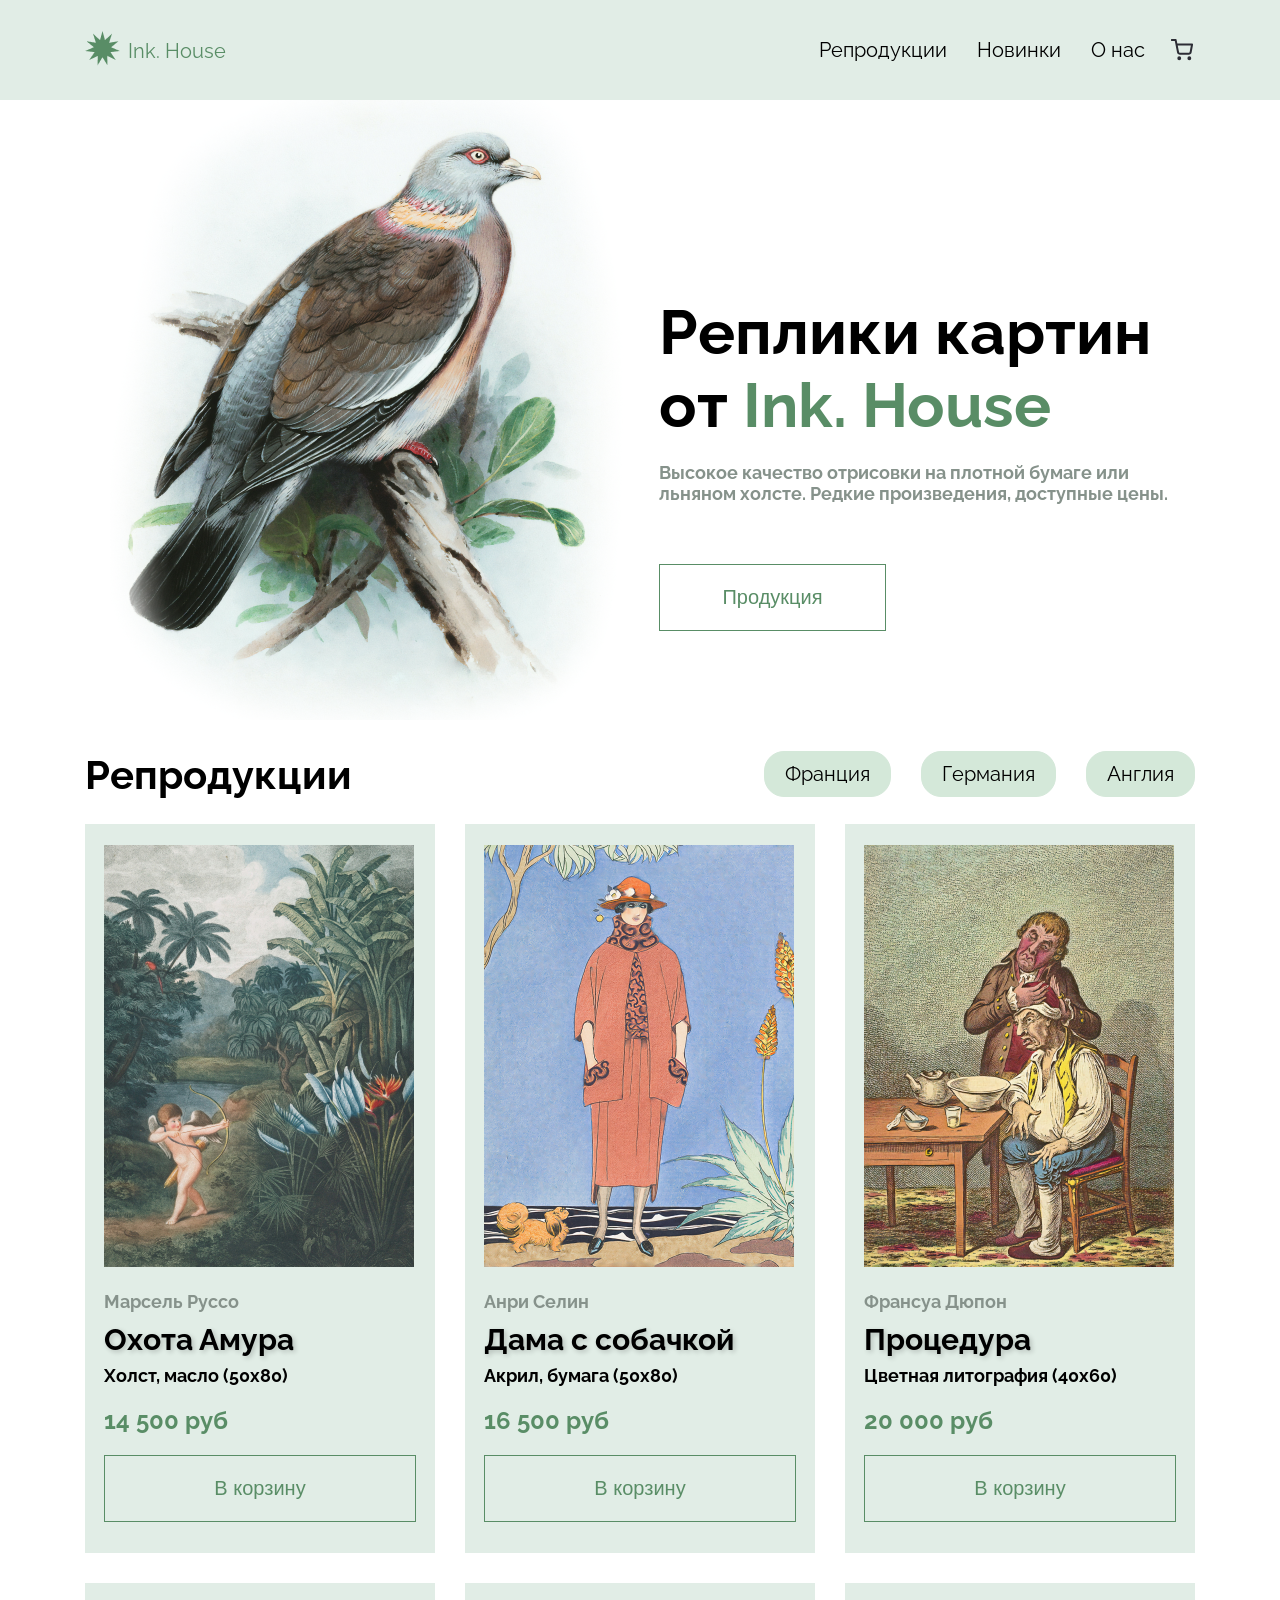
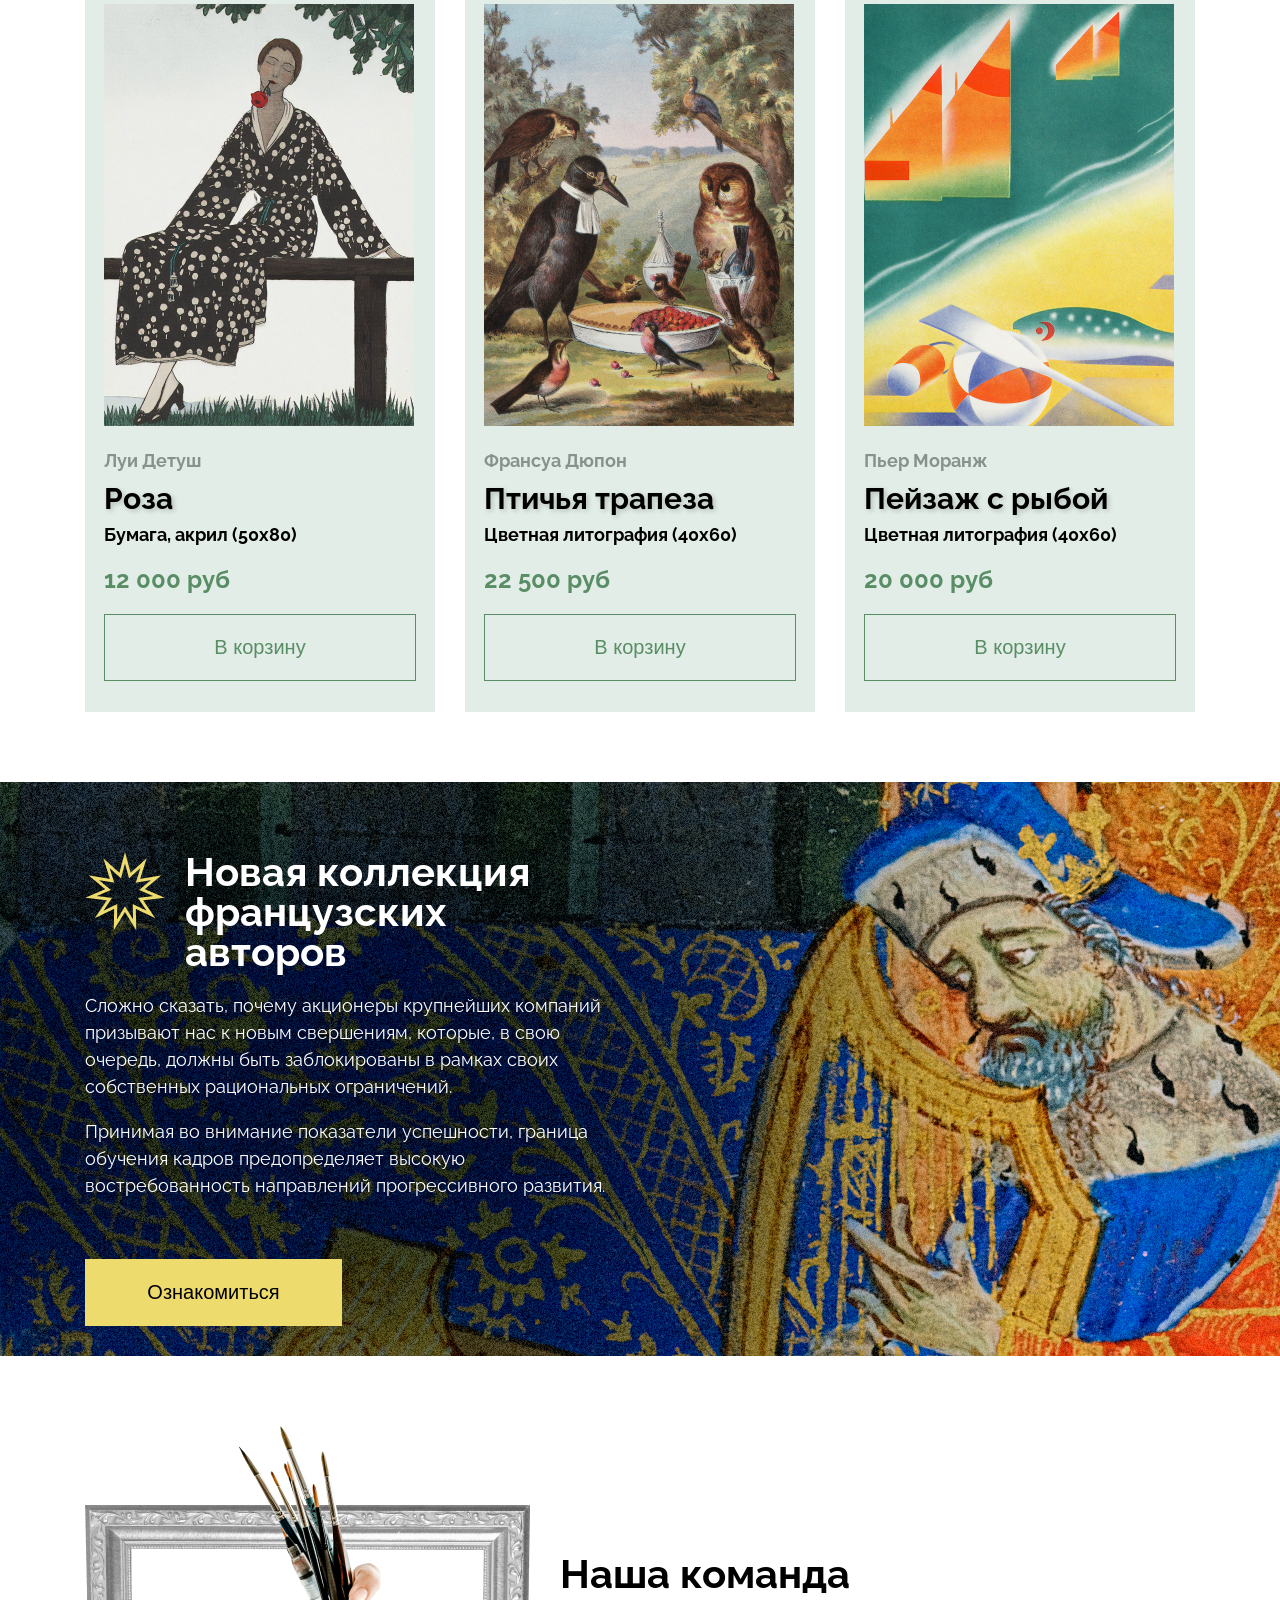
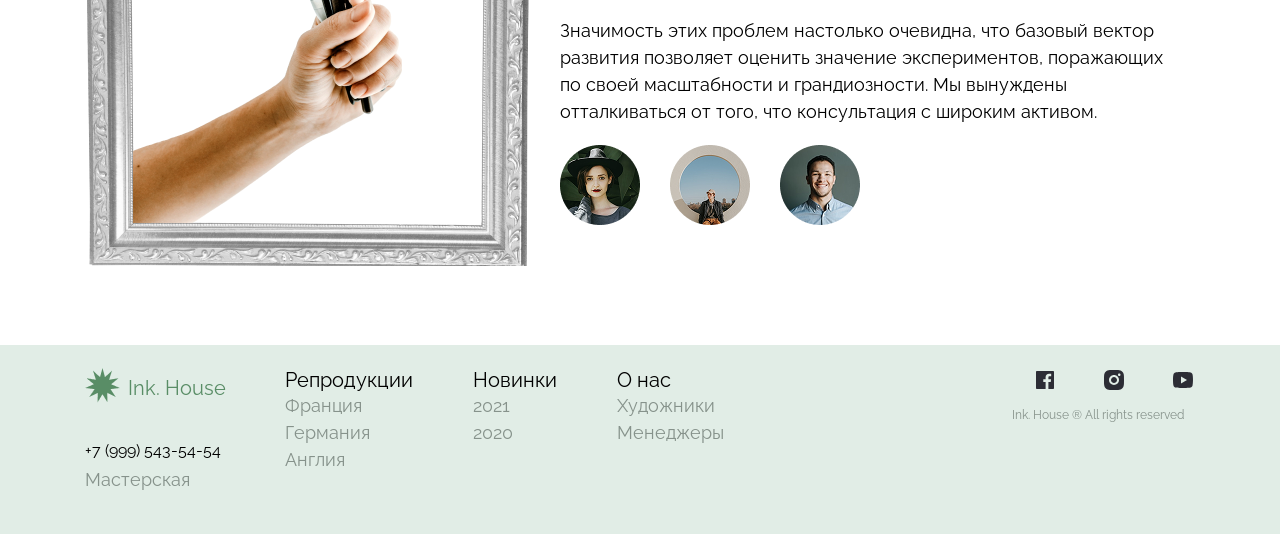
<file: index.html>
<!DOCTYPE html>
<html lang="ru">

<head>
    <meta charset="UTF-8">
    <meta name="viewport" content="width=device-width, initial-scale=1.0">
    <title>Kartiny</title>
    <link href="https://fonts.googleapis.com/css2?family=Raleway:wght@400&display=swap" rel="stylesheet">
    <link rel="stylesheet" href="css/styles.css">
    <link rel="icon" href="data:,">
</head>

<body>
    <header class="header">
        <div class="header__top">
            <div class="logo">
                <button class="star">
                    <div class="star-img"><img src="images/Star 1.png" alt="" class=""></div>
                </button>
                <a href="#" class="logo-text">Ink. House</a>
                </div>
            <div class="line top"></div>
            <div class="menu-list">
                <nav class="menu">
                    <button class="menu__btn">
                    <span></span>
                    </button>
                    <ul class="list">
                        <li class="list__item">
                            <a href="#" class="list__link">Репродукции</a>
                        </li>
                        <li class="list__item">
                            <a href="#" class="list__link">Новинки</a>
                        </li>
                        <li class="list__item">
                            <a href="#" class="list__link">О нас</a>
                        </li>
                    </ul>
                </nav>
                <div class="list-item">
                    <a href="#" class="list__link">
                        <div class="image-container">
                            <div class="defol__img"><img src="images/cart.svg" alt="" class=""></div>
                            <div class="hover__img"><img src="images/status=hover.png" alt="" class=""></div>
                            <div class="active__img"><img src="images/status=active.png" alt="" class=""></div>
                        </div>
                    </a>
                </div>
            </div>
        </div>
    </header>
    <section class="hero">
        <div class="container">
            <div class="hero__content">
                <div class="hero__content-img">
                    <img src="images/image.png" alt="" class="">
                </div>
                <div class="hero__content-text">
                    <h1 class="title">
                        Реплики картин от <span>Ink. House</span></h1>
                    <h2 class="title__content">
                        Высокое качество отрисовки на плотной бумаге или льняном холсте. Редкие произведения, доступные
                        цены.</h2>
                    <button class="button header__products">Продукция</button>
                </div>
            </div>
        </div>
    </section>
    <div class="wrapper">
        <div class="container">
            <div class="reproduction">
                <div class="reproduction__title">
                    <h1 class="reproduction__title-text">Репродукции</h1>
                </div>
                <div class="reproduction__list">
                    <a href="#" class="button reproduction__link">Франция</a>
                    <a href="#" class="button reproduction__link">Германия</a>
                    <a href="#" class="button reproduction__link">Англия</a>
                </div>
            </div>
            <div class="france">
                <div class="hunting">
                    <div class="france__content">
                        <div class="france__card-img">
                            <img src="images/hunting.jpg" alt="" class="">
                        </div>
                        <div class="france__card-description">
                            <h2 class="author">Марсель Руссо</h2>
                            <h1 class="name">Охота Амура</h1>
                            <h2 class="compound">Холст, масло (50х80)</h2>
                            <h2 class="price">14 500 руб</h2>
                            <button class="button france__cart">В корзину</button>
                        </div> 
                    </div> 
                </div>
                <div class="dog">
                    <div class="france__content">
                        <div class="france__card-img">
                            <img src="images/dog.jpg" alt="" class="">
                        </div>
                        <div class="france__card-description">
                            <h2 class="author">Анри Селин</h2>
                            <h1 class="name">Дама с собачкой</h1>
                            <h2 class="compound">Акрил, бумага (50х80)</h2>
                            <h2 class="price">16 500 руб</h2>
                            <button class="button france__cart">В корзину</button>
                        </div>
                    </div> 
                </div>
                <div class="procedure">
                    <div class="france__content">
                        <div class="france__card-img">
                            <img src="images/procedure.jpg" alt="" class="">
                        </div>
                        <div class="france__card-description">
                            <h2 class="author">Франсуа Дюпон</h2>
                            <h1 class="name">Процедура</h1>
                            <h2 class="compound">Цветная литография (40х60)</h2>
                            <h2 class="price">20 000 руб</h2>
                            <button class="button france__cart">В корзину</button>
                        </div>
                    </div> 
                </div>
                <div class="rose">
                    <div class="france__content">
                        <div class="france__card-img">
                            <img src="images/rose.jpg" alt="" class="">
                        </div>
                        <div class="france__card-description">
                            <h2 class="author">Луи Детуш</h2>
                            <h1 class="name">Роза</h1>
                            <h2 class="compound">Бумага, акрил (50х80)</h2>
                            <h2 class="price">12 000 руб</h2>
                            <button class="button france__cart">В корзину</button>
                        </div>
                    </div> 
                </div>
                <div class="bird">
                    <div class="france__content">
                        <div class="france__card-img">
                            <img src="images/bird.jpg" alt="" class="">
                        </div>
                        <div class="france__card-description">
                            <h2 class="author">Франсуа Дюпон</h2>
                            <h1 class="name">Птичья трапеза</h1>
                            <h2 class="compound">Цветная литография (40х60)</h2>
                            <h2 class="price">22 500 руб</h2>
                            <button class="button france__cart">В корзину</button>
                        </div>
                    </div> 
                </div>
                <div class="fish">
                    <div class="france__content">
                        <div class="france__card-img">
                            <img src="images/fish.jpg" alt="" class="">
                        </div>
                        <div class="france__card-description">
                            <h2 class="author">Пьер Моранж</h2>
                            <h1 class="name">Пейзаж с рыбой</h1>
                            <h2 class="compound">Цветная литография (40х60)</h2>
                            <h2 class="price">20 000 руб</h2>
                            <button class="button france__cart">В корзину</button>
                        </div>
                    </div> 
                </div>
            </div>
        </div>
        <div class="promo">
            <div class="container">
                <div class="promo__title">
                    <div class="promo__star"><img src="images/Star 2.png" alt="" class=""></div>
                    <h1 class="promo__collection">Новая коллекция французских авторов</h1>   
                </div>  
                <div class="promo__text">
                    <p class="promo__collection-text">Сложно сказать, почему акционеры крупнейших компаний призывают нас к новым свершениям, которые, в свою очередь, должны быть заблокированы в рамках своих собственных рациональных ограничений.</p>
                    <p class="promo__collection-text">Принимая во внимание показатели успешности, граница обучения кадров предопределяет высокую востребованность направлений прогрессивного развития.</p>
                </div>
                <button class="button promo__button">Ознакомиться</button>
            </div>
        </div>
        <div class="team">
            <div class="container">
                <div class="frame">
                    <div class="frame__img">
                        <img src="images/frame.png" alt="" class="">
                    </div>
                    <div class="team__text">
                        <h1 class="team__title">Наша команда</h1>
                        <p class="team__title-text">Значимость этих проблем настолько очевидна, что базовый вектор развития позволяет оценить значение экспериментов, поражающих по своей масштабности и грандиозности. Мы вынуждены отталкиваться от того, что консультация с широким активом.</p>
                        <div class="team__photo">
                            <div class="team__photo-img"><img src="images/photo1.png" alt="" class=""></div>
                            <div class="team__photo-img"><img src="images/photo2.png" alt="" class=""></div>
                            <div class="team__photo-img"><img src="images/photo3.png" alt="" class=""></div> 
                        </div>
                    </div>
                </div>
            </div>
        </div>
    </div>
   <div class="footer">
    <div class="container">
        <div class="footer__content">
            <div class="footer__logo">
                <div class="logo">
                    <button class="star">
                        <div class="star-img"><img src="images/Star 1.png" alt="" class=""></div>
                    </button>
                    <a href="#" class="logo-text">Ink. House</a>
                </div>
                <div class="footer__phone">
                    +7 (999) 543-54-54
                    <p class="menu__entry-text">Мастерская</p>
                </div>
            </div>
            <div class="footer__menu">
                <div class="footer__menu-list">
                    <div class="menu__list">
                        <ul class="menu__list-entry">
                            <li class="menu__title">Репродукции</li>
                            <li class="menu__entry">
                                <a href="" class="menu__entry-text">Франция</a> 
                            </li>
                            <li class="menu__entry">
                                <a href="" class="menu__entry-text">Германия</a>
                            </li>
                            <li class="menu__entry">
                                <a href="" class="menu__entry-text">Англия</a> 
                            </li>
                        </ul>
                    </div>
                    <div class="menu__list">
                        <ul class="menu__list-entry">
                            <li class="menu__title">Новинки</li>
                            <li class="menu__entry">
                                <a href="" class="menu__entry-text">2021</a> 
                            </li>
                            <li class="menu__entry">
                                <a href="" class="menu__entry-text">2020</a> 
                            </li>
                        </ul>
                    </div>
                    <div class="menu__list">
                        <ul class="menu__list-entry">
                            <li class="menu__title">О нас</li>
                            <li class="menu__entry">
                                <a href="" class="menu__entry-text">Художники</a> 
                            </li>
                            <li class="menu__entry">
                                <a href="" class="menu__entry-text">Менеджеры</a> 
                            </li>
                        </ul>
                    </div>
                </div>
                <div class="line"></div>
                <div class="footer__social">
                    <ul class="social__list">
                        <li class="social__flist-text">
                            <a href="" class="facebook">
                                <div class="facebook__img"><img src="images/f.svg" alt="" class=""></div> 
                            </a>
                        </li>
                        <li class="social__flist-text">
                            <a href="" class="instagram">
                                <div class="instagram__img"><img src="images/insta.svg" alt="" class=""></div>  
                            </a>
                        </li>
                        <li class="social__flist-text">
                            <a href="" class="youtube">
                                <div class="youtube__img"><img src="images/youtube.svg" alt="" class=""></div>
                            </a>
                        </li>
                    </ul>
                    <div class="footer__social-text">
                        <p class="social-text">Ink. House ® All rights reserved</p>
                    </div>
                </div>
            </div>
        </div>
    </div>

    <script src="js/main.js"></script>
</body>
</html>
</file>
<file: css/styles.css>
html {
  box-sizing: border-box;
}
*
*::after,
*::before {
  box-sizing: inherit;
}
body {
  font-family: "Raleway", sans-serif;
  font-weight: 400;
  margin: 0;
  padding: 0;
}
.header {
  background-color: #E1EDE6;
}
.header__top {
  display: flex;
  justify-content: space-between;
  align-items: center;
  height: 100px;
  max-width: 1110px;
  margin: 0 auto;
}
.star {
  background-color: transparent;
  border: none;
  padding: 0px;
  cursor: pointer;
  width: 35px;
}
.button {
  width: 100%;
  background-color: transparent;
  display: block;
  max-width: 227px;
  font-size: 20px;
  color: #598D66;
  text-align: center;
  padding: 21px;
  border: 1px solid #598D66;
  transition: all .3s;
}
.button:hover {
  background-color: #598D66;
  color: #F4F6F5;
}
.button:active {
  background-color: #376B44;
  color: #FFFFFF;
}
ul {
  list-style: none; 
  padding: 0;
  margin: 0;
}
a {
  text-decoration: none;
  color: inherit;
}
.container {
  width: 100%;
  max-width: 1110px;
  padding: 0 15px;
  margin: 0px auto;
}
.line {
  display: none;
}
.list {
  display: flex;
  margin-right: 25px;
}
.list-item {
  margin-right: 25px;
  padding-bottom: 20px;
}
.menu-list {
  display: flex;
}
.menu__btn {
  display: none;
  width: 25px;
  height: 20px;
  background-color: transparent;
  padding: 0;
  border: none;
  justify-content: center;
  align-items: center;
  position: relative;
}
.menu__btn::after, .menu__btn::before {
  position: absolute;
  width: 100%;
  height: 2px;
  background-color: #4C5866;
  left: 0;
  right: 0;
  content: '';
}
.menu__btn::after {
  bottom: 0; 
}
.menu__btn::before {
  top: 0;
}
.menu__btn span {
  height: 2px;
  background-color: #4C5866;
  width: 100%;
}
.list__link {
  font-size: 20px;
  transition: color .3s
}
.list__link:hover {
  color: #598D66;
}
.list__link:active {
  color: #376B44;
}
.list__item + .list__item {
  margin-left: 30px;
}
.defol__img {
  position: absolute;
  opacity: 1;
  transition: opacity .3s;
}
.hover__img, .active__img {
  position: absolute;
  opacity: 0;
  transition: opacity .3s;
}
.image-container:hover .hover__img {
  opacity: 1;
}
.image-container:active .active__img {
  opacity: 1;
}
.image-container:hover :active .defol__img {
  opacity: 0;
}
.logo {
  display: flex;
}
.logo-text {
  font-size: 20px;
  height: 25px;
  margin-top: 8px;
  margin-left: 8px;
  color: #598D66;
}
.hero__content {
  display: flex;
}
.hero__content-text {
  margin-top: 145px;
  margin-left: 34px;
  max-width: 540px;
}
.title {
  font-size: 62px;
  margin-bottom: 20px;
}
span {
  color: #598D66;
}
.title__content {
  font-size: 18px;
  color: #86928B;
  margin-top: 0;
  margin-bottom: 60px;
}
.reproduction {
  display: flex;
  justify-content: space-between;
  align-items: center;
  height: 100px;
  max-width: 1110px;
}
.reproduction__title-text {
  font-size: 40px;
}
.reproduction__list {
  display: flex;
  max-width: 433px;
}
.reproduction__list .button {
  max-width: 135px;
  width: 100%;
}
.reproduction__link {
  border: 1px solid #D4E8D9;
  background-color: #D4E8D9;
  padding: 10px 20px 10px;
  border-radius: 20px; 
  font-size: 20px;
  color: black;
}
.reproduction__link + .reproduction__link {
  margin-left: 30px;
}
.france {
  display: grid;
  grid-template-columns: repeat(3, 1fr);
  grid-template-rows: repeat(2, 1fr);
  gap: 30px;
  object-fit: cover;
}
.france__content {
  border: 1px solid #E1EDE6;
  padding: 20px 18px 30px;
  background-color: #E1EDE6;
  
}
.author {
  font-size: 18px;
  color: #86928B;
  margin: 20px 0px 0px;
}
.france__cart {
  max-width: unset;
}
.name {
  font-size: 30px;
  text-shadow: 2px 2px 5px rgba(0, 0, 0, 0.2);
  margin: 10px 0px 0px;
}
.compound {
  font-size: 18px;
  margin: 8px 0px 0px;
}
.price {
  font-size: 24px;
  color: #598D66;
  margin: 20px 0px 20px;
}
.promo {
  background-image: url(../images/promo.png);
  background-repeat: no-repeat;
  background-size: cover;
  width: 100%;
  height: 574px;
  margin-top: 70px;
}
.promo__title {
  display: flex;
  max-width: 521px;
  color: white;
  padding-top: 70px;
}
.promo__star {
  margin-right: 20px;
}
.promo__collection {
  margin: 0px;
  font-size: 40px;
  line-height: 1;
}
.promo__text {
  display: block;
  color: white;
  font-size: 18px;
  max-width: 540px;
  padding-top: 20px;
}
.promo__collection-text {
  margin: 0px 0px 18px;
  line-height: 1.5;
}
.promo__button {
  border-color: #EEDB6D;
  background-color: #EEDB6D;
  color: black;
  margin-top: 60px;
  max-width: 257px;
}
.promo__button:hover {
  border-color: #FAEB97;
  background-color: #FAEB97;
  color: black;
}
.promo__button:active {
  border-color: #D9B949;
  background-color: #D9B949;
  color: black;
}
.frame {
  display: flex;
  margin-top: 70px;
}
.frame__img {
  margin-right: 30px;
}
.team__text {
  margin-top: 124px;
}
.team__title {
  font-size: 40px;
  margin: 0;
}
.team__title-text {
  font-size: 18px;
  max-width: 635px;
  line-height: 1.5;
  margin-top: 20px;
  margin-bottom: 20px;
}
.team__photo {
  display: flex;
}
.team__photo-img {
  margin-right: 30px;
}
.footer {
  margin-top: 75px;
  background-color: #E1EDE6;
  padding: 23px 0;
}
.footer__content {
  display: grid;
  grid-template-columns: 200px 1fr auto; 
  align-items: start; 
  max-width: 1200px; 
  margin: 0 auto;
}
.footer__phone {
  margin-top: 35px;
}
.menu__title {
  font-size: 20px;
}
.menu__entry-text {
  font-size: 18px;
  color: #86928B;
  margin-top: 6px;
  line-height: 1.5;
}
.footer__menu {
  display: grid;
  grid-template-columns: 1fr 1fr;
  gap: 40px;
}
.menu_list {
  list-style: none;
  padding: 0;
  margin: 0;
}
.footer__menu-list {
  display: flex;
}
.menu__list + .menu__list {
  margin-left: 60px;
}
.menu__list-entry {
  padding: 0px;
  margin: 0px;
}
.footer__social {
  margin-left: 248px;
}
.social__list {
  display: flex;
  gap: 15px; 
  list-style: none;
  padding: 0;
  justify-content: flex-end; 
}
.social__flist-text + .social__flist-text {
  margin-left: 30px;
}
.footer__social-text {
  font-size: 12px;
  color: #86928B;
}
@media(max-width: 768px) {
  .container {
    max-width: 690px;
  }
  .header__top {
    margin: 0px 39px 0px;
  }
  .line {
    display: none;
    width: 100%;
    height: 1px;
    background-color: #C3D1C6;
  }
  .list {
    margin-left: 115px;
  }
  .list__item + .list__item {
    margin-left: 60px;
  }
  .hero__content-img img {
    width: 330px;
    height: 380px;
  }
  .hero__content-text {
    margin-top: 35px;
    margin-left: 30px;
  }
  .title {
    margin-top: 0;
    font-size: 40px;
  }
  .title__content {
    margin-bottom: 40px;
  }
  .reproduction__title-text {
    font-size: 30px;
  }
  .france {
    grid-template-columns: repeat(2, 1fr);
    grid-template-rows: repeat(3, 1fr);
  }
  .france__card-img img {
    width: 290px;
  }
  .france__cart {
    max-width: unset;
  }
  .promo {
    background-image: url(../images/promo2.png);
    width: 766px;
    height: 502px;
  }
  .promo__title {
    height: 60px;
  }
  .promo__collection {
    font-size: 30px;
  }
  .promo__star img {
    height: 60px;
    width: 60px;
  }
  .promo__text {
    padding-top: 30px;
    max-width: 690px;
  }
  .promo__button {
    margin-top: 30px;
  }
  .frame {
    display: block;
  }
  .team__text {
    margin-top: 40px;
  }
  .team__title-text {
    margin-top: 30px;
    margin-bottom: 30px;
  }
  .footer {
    height: 250px;
  }
  .footer__content {
    display: block;
  }
  .footer__logo {
    display: flex;
    justify-content: space-between;
    align-items: center;
    height: 52px;
  }
  .footer__menu {
    margin-left: 0;
    margin-top: 30px;
  }
  .footer__social {
    margin-left: 51px;
  }
}
@media(max-width: 576px) {
  .container {
    max-width: 510px;
  }
  .header__top {
    display: block;
    height: 123px;
    margin: 0 33px 0;
  }
  .logo {
    justify-content: center;
    padding-bottom: 14px;
    padding-top: 16px;
  }
  .list {
    padding: 0;
    justify-content: space-between;
    margin: 16px 72px 16px 0px;
  }
  .list__item+.list__item {
    margin-left: 74px;
  }
  .line {
    display: block;
  }
  .menu-list {
    display: flex;
    align-items: center;
  }
  .hero__content-img img {
    height: 239px;
    width: 195px;
    margin-top: 50px;
  }
  .title {
    font-size: 36px;
    margin-bottom: 11px;
  }
  .title__content {
    font-size: 17px;
  }
  .hero__content-text {
    margin-top: 50px;
  }
  .title__content {
    margin-bottom: 11px;
  }
  .header__products {
    max-width: 178px;
  }
  .reproduction {
    display: block;
  }
  .france {
    margin-top: 20px;
  }
  .france__content {
    display: flex;
    flex-direction: column;
    align-items: stretch;
  }
  .france__card-img img {
    width: 200px;
    height: 250px;
  }
  .author {
    font-size: 16px;
    margin: 15px 0px 0px;
  }
  .name {
    font-size: 24px;
  }
  .compound {
    font-size: 16px;
    margin: 10px 0px 0px;
  }
  .price {
    font-size: 20px;
  }
  .promo {
    width: 576px;
    height: 410px;
  }
  .promo__title {
    height: 50px;
    width: 331px;
    padding-top: 50px;
  }
  .promo__collection {
    font-size: 24px;
  }
  .promo__star img {
    width: 50px;
    height: 50px;
  }
  .promo__text {
    padding-top: 10px;
    font-size: 16px;
  }
  .promo__collection-text {
    margin: 0px 0px 18px;
    line-height: 1.2;
  }
  .promo__button {
    margin-top: 20px;
    width: 190px;
    height: 50px;
    font-size: 18px;
    padding: 13px;
  }
  .team__text {
    margin-top: 30px;
  }
  .team__title {
    font-size: 24px;
  }
  .team__title-text {
    font-size: 16px;
    margin-top: 20px;
  }
  .footer {
    margin-top: 50px;
    height: 360px;
  }
  .footer__menu {
    display: flex;
    flex-direction: column;
    align-items: center;
  }
  .footer__menu-list {
    margin-bottom: 16px;
  }
  .menu__list + .menu__list {
    margin-left: 96px;
  }
  .footer__social {
    margin: 16px 0 23px;
    display: flex;
    flex-direction: column;
    align-items: center;
  }
}
@media(max-width: 320px) {
  .header__top {
    margin: 0;
    height: 130px;
  }
  .logo {
    background-color: #fff;
  }
  .line {
    background-color: #E1EDE6;
    width: 100%;
    margin: 0px;
  }
  .menu__list + .menu__list{
    margin: 0;
  }
  .menu-list {
    justify-content: space-between;
    margin: 16px 15px;
  }
  .container {
    max-width: 290px;
  }
  .menu__btn {
    display: flex;
  }
  .list {
    width: 100%;
    height: 30%;
    inset: 0;
    flex-direction: column;
    background-color: #E1EDE6;
    justify-content: center;
    align-items: center;
    transform: translateY(-108%);
    transition: transform .3s ease-in-out;
    position: absolute;
    z-index: 100;
  }
  .list.menu__active {
    transform: translateY(0);
    width: 100%;
    height: 30%;
    z-index: 100;
    margin-top: 130px;
    background-color: #E1EDE6;
    align-items: center;
    gap: 20px;
  }
  .list__item+.list__item{
    margin-left: 0;
  }
  .hero__content-img {
    display: none;
  }
  .hero__content-text {
    margin: 60px 0;
  }
  .title {
    font-size: 30px;
    margin-bottom: 20px;
  }
  .title__content {
    font-size: 14px;
    margin-bottom: 40px;
  }
  .header__products {
    padding: 15px 29px;
  }
  .reproduction{
    height: 100%;
  }
  .reproduction__title-text {
    font-size: 24px;
    margin: 0px 0px 20px;
  }
  .reproduction__list{
    flex-direction: column;
  }
  .reproduction__list .button{
    font-size: 18px;
  }
  .reproduction__link + .reproduction__link {
    margin-left: 0px;
    margin-top: 10px;
  }
  .france {
    display: flex;
    flex-direction: column;
  }
  .france__card-img img {
    width: 250px;
    height: 250px;
  }
  .france__content {
    padding: 20px 20px 30px;
  }
  .price {
    margin: 30px 0 10px;
  }
  .france__cart {
    font-size: 18px;
    padding: 14px 81px;
  }
  .promo {
    margin-top: 60px;
    background-image: url(../images/promo3.png);
    height: 553px;
    width: 320px;
  }
  .promo__title {
    width: 290px;
    height: 72px;
  }
  .promo__text {
    padding-top: 20px;
  }
  .promo__collection-text {
    margin: 0 0 10px;
  }
  .promo__button {
    padding: 14px 68px;
    width: 290px;
    margin: 30px 0 50px;
  }
  .frame {
    margin-top: 60px;
  }
  .frame__img img {
    width: 290px;
    height: 286px;
  }
  .team__title-text {
    margin-bottom: 20px;
  }
  .team__photo-img+.team__photo-img {
    margin-left: 25px;
  }
  .team__photo-img {
    margin-right: 0;
  }
  .footer {
    margin-top: 94px;
    height: auto; 
    padding-bottom: 40px;
  }
  .footer__content {
    flex-direction: column; 
    align-items: center;   
    padding-top: 30px;
  }
  .footer__menu {
    display: block;
    margin-left: 0;       
    margin-top: 30px;
    text-align: center;
  }
  .footer__menu-list {
    flex-direction: column;
    gap: 20px;     
    margin: 0;         
  }
  .menu_list+.menu_list {
    margin-left: 0;         
    margin-top: 20px;
  }
  .footer_social {
    display: flex;
    justify-content: center;
  }
  .social_list {
    justify-content: center;
  }
  .footer__logo .logo{
    background-color: inherit;
  }
}
</file>
